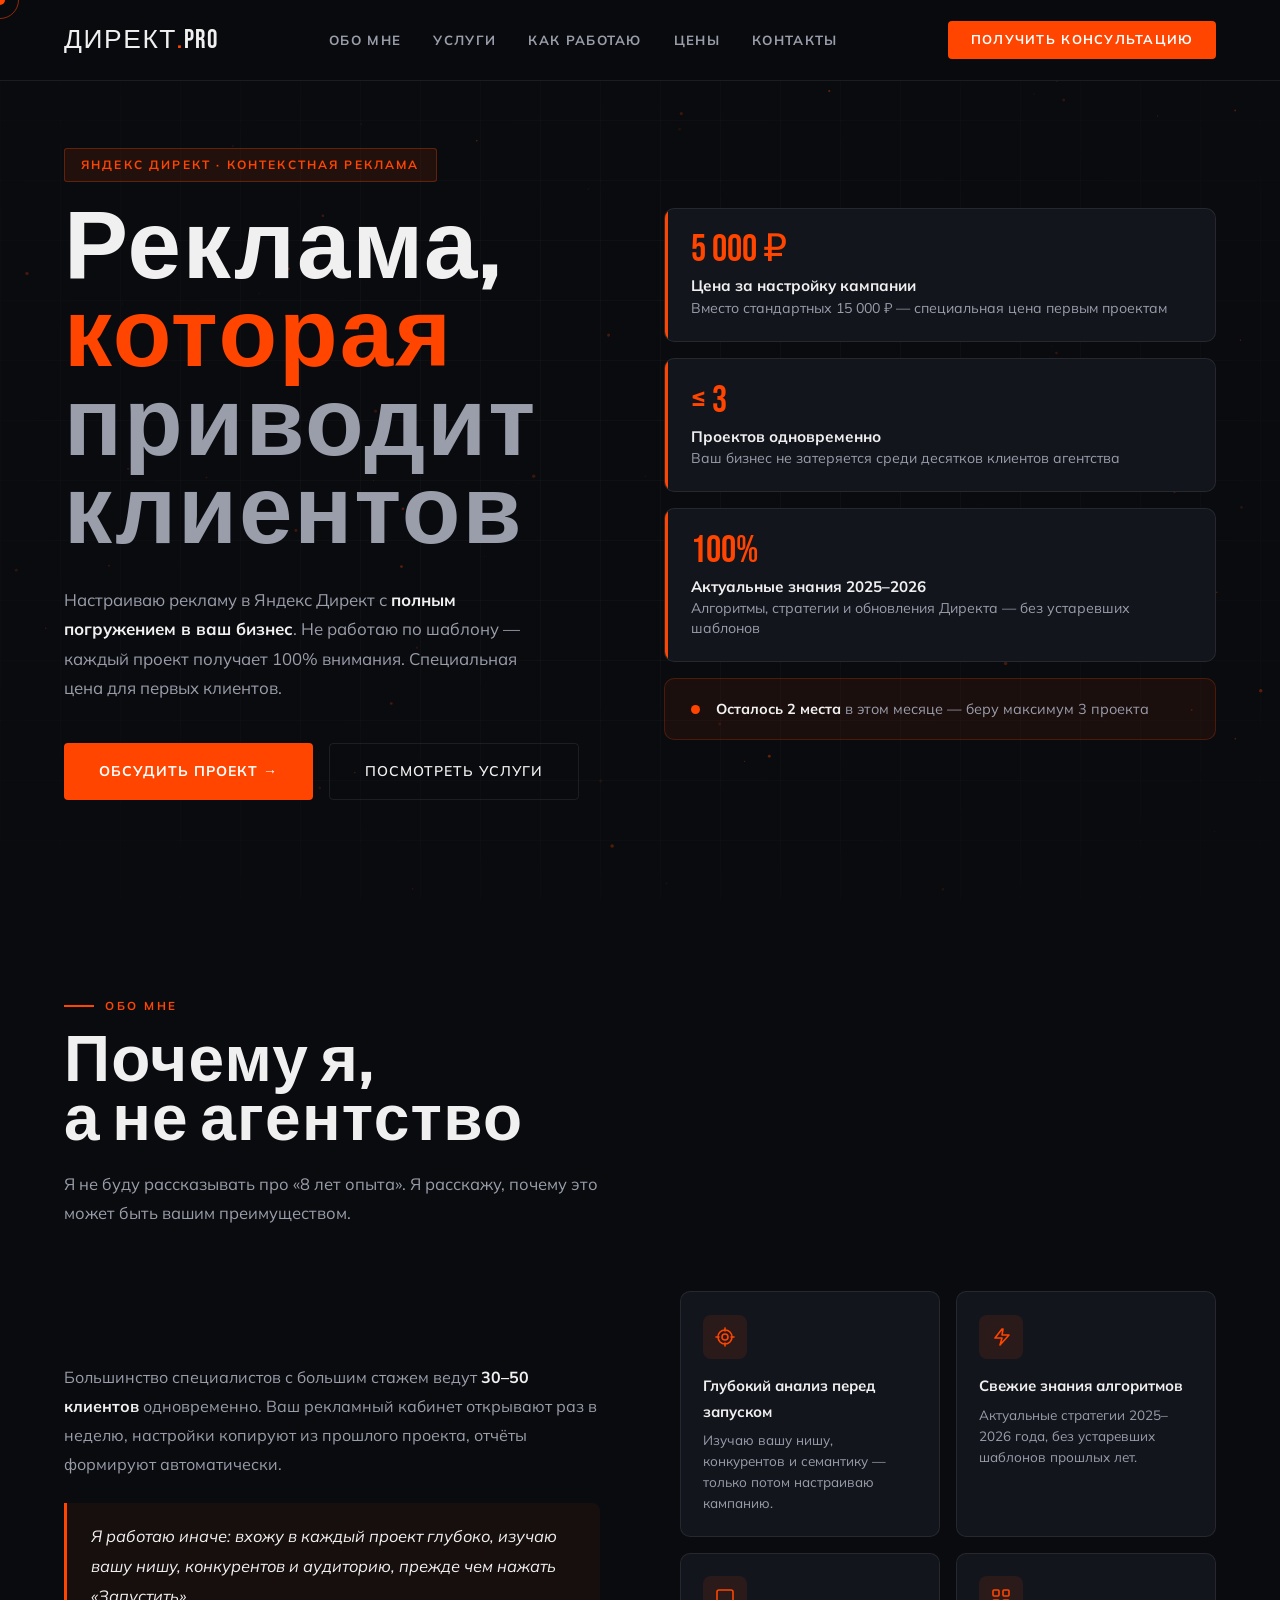
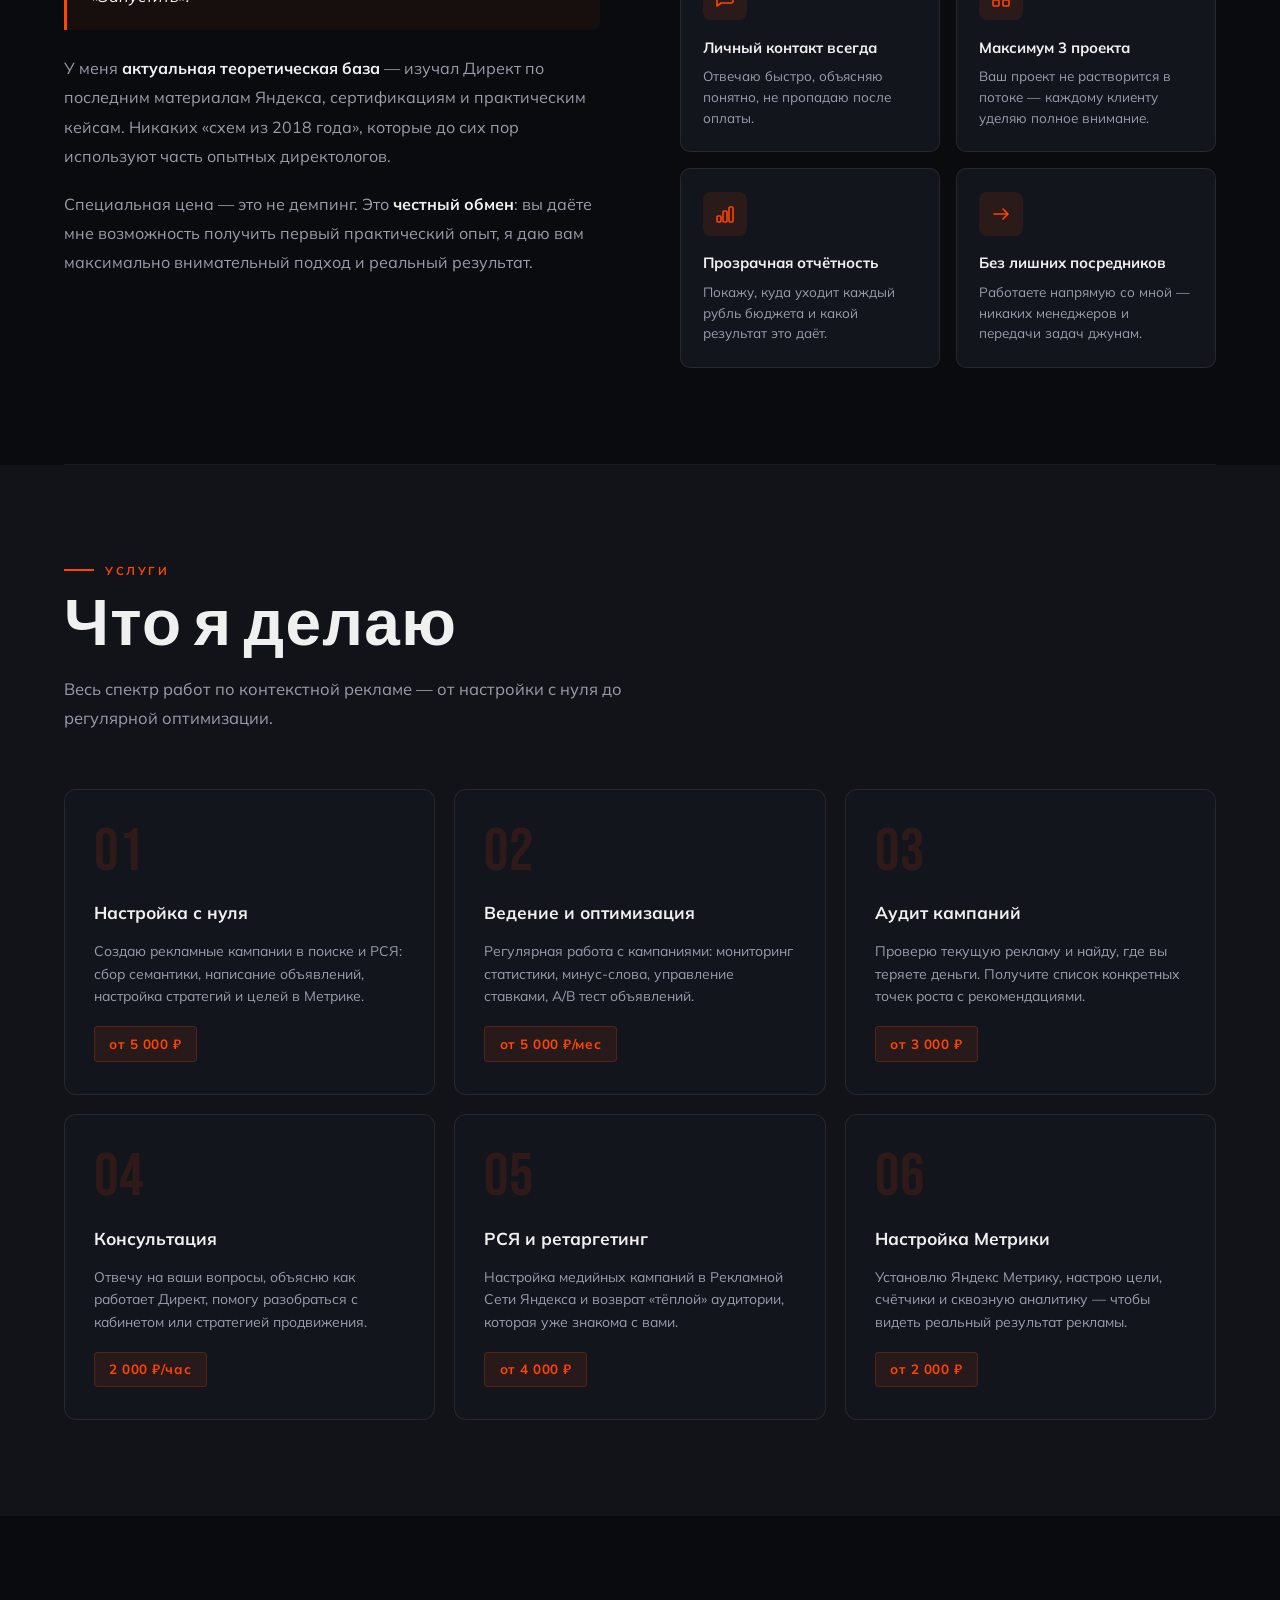
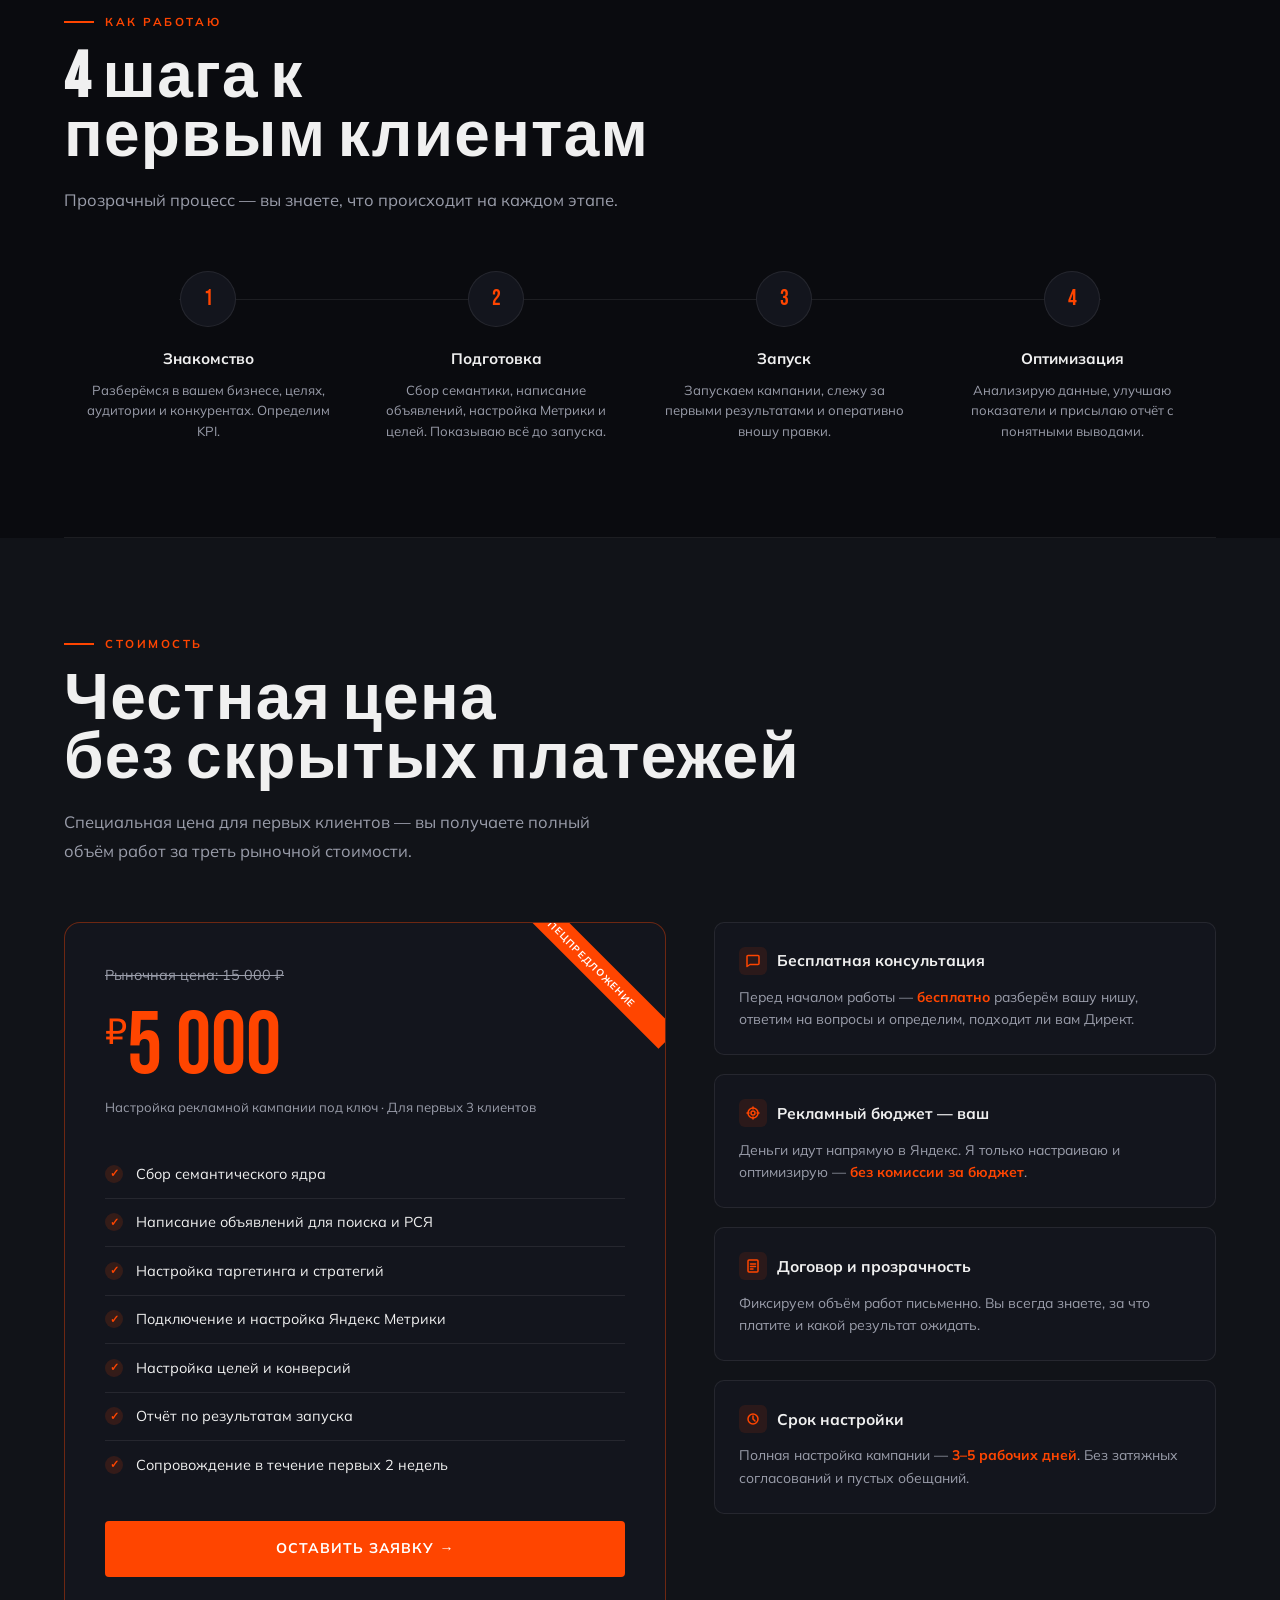
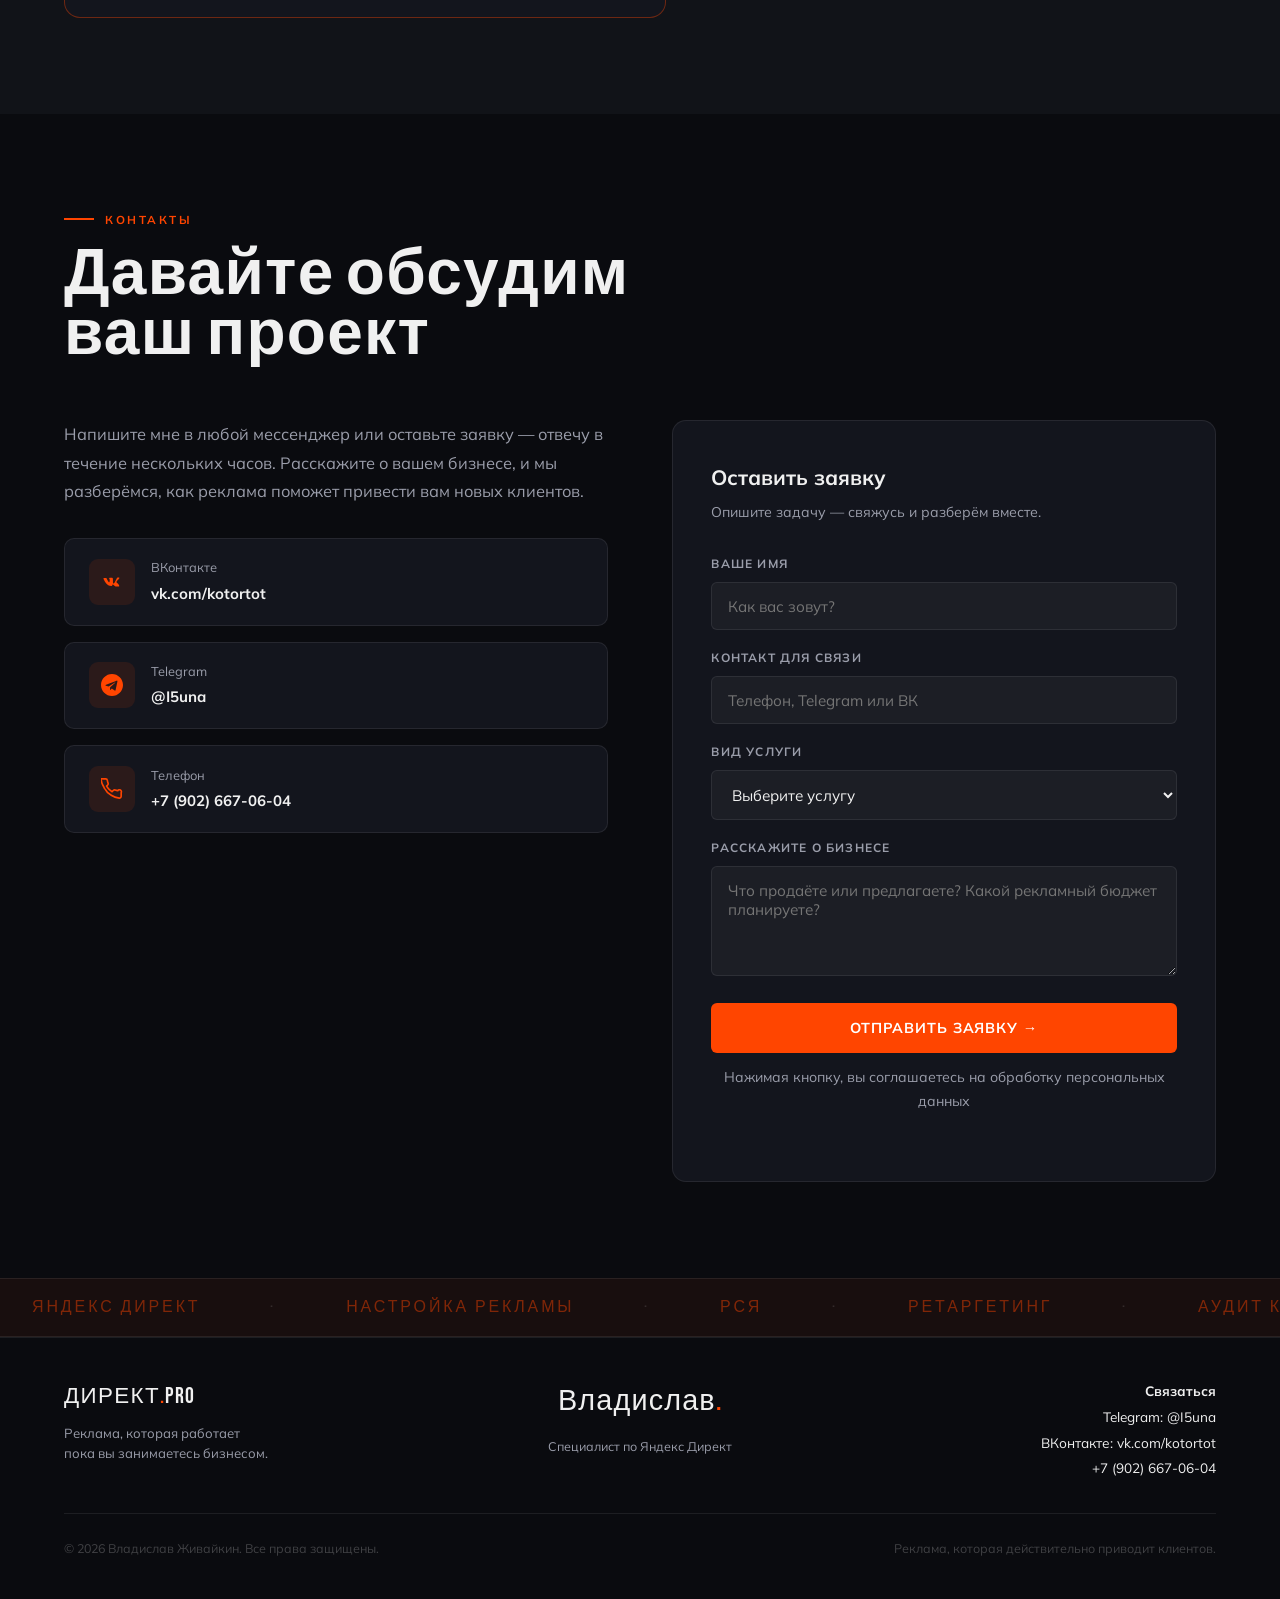
<file: index.html>
<!DOCTYPE html>
<html lang="ru">
<head>
<!-- Yandex.Metrika counter -->
<script type="text/javascript">
    (function(m,e,t,r,i,k,a){
        m[i]=m[i]||function(){(m[i].a=m[i].a||[]).push(arguments)};
        m[i].l=1*new Date();
        for (var j = 0; j < document.scripts.length; j++) {if (document.scripts[j].src === r) { return; }}
        k=e.createElement(t),a=e.getElementsByTagName(t)[0],k.async=1,k.src=r,a.parentNode.insertBefore(k,a)
    })(window, document,'script','https://mc.yandex.ru/metrika/tag.js?id=108716311', 'ym');

    ym(108716311, 'init', {ssr:true, webvisor:true, clickmap:true, ecommerce:"dataLayer", referrer: document.referrer, url: location.href, accurateTrackBounce:true, trackLinks:true});
</script>
<noscript><div><img src="https://mc.yandex.ru/watch/108716311" style="position:absolute; left:-9999px;" alt="" /></div></noscript>
<!-- /Yandex.Metrika counter -->
<meta charset="UTF-8">
<meta name="viewport" content="width=device-width, initial-scale=1.0">
<title>Директ. Pro</title>
<meta name="description" content="Настройка и ведение контекстной рекламы в Яндекс Директ. Работаю с малым бизнесом — полное погружение в каждый проект. Цена от 5000 рублей.">
<link rel="preconnect" href="https://fonts.googleapis.com">
<link href="https://fonts.googleapis.com/css2?family=Bebas+Neue&family=Mulish:wght@300;400;600;700&display=swap" rel="stylesheet">
<link rel="stylesheet" href="style.css">
</head>
<body>

<!-- CURSOR -->
<div class="cursor"></div>
<div class="cursor-ring"></div>

<!-- NAV -->
<nav>
  <a href="#home" class="logo" data-text="ДИРЕКТ.PRO">ДИРЕКТ<span>.</span>PRO</a>
  <ul class="nav-links">
    <li><a href="#about">Обо мне</a></li>
    <li><a href="#services">Услуги</a></li>
    <li><a href="#process">Как работаю</a></li>
    <li><a href="#pricing">Цены</a></li>
    <li><a href="#contacts">Контакты</a></li>
  </ul>
  <a href="#contacts" class="nav-cta">Получить консультацию</a>
</nav>

<!-- HERO -->
<section class="hero" id="home">
  <canvas id="hero-canvas"></canvas>
  <div class="hero-grid-bg"></div>

  <div class="hero-content">
    <div class="hero-tag">Яндекс Директ · Контекстная реклама</div>
    <h1 class="hero-title">
      Реклама,<br>
      <span class="accent">которая</span><br>
      <span class="line2">приводит клиентов</span>
    </h1>
    <p class="hero-sub">
      Настраиваю рекламу в Яндекс Директ с <strong>полным погружением в ваш бизнес</strong>.
      Не работаю по шаблону — каждый проект получает 100% внимания.
      Специальная цена для первых клиентов.
    </p>
    <div class="hero-btns">
      <a href="#contacts" class="btn-primary">Обсудить проект →</a>
      <a href="#services" class="btn-secondary">Посмотреть услуги</a>
    </div>
  </div>

  <div class="hero-right">
    <div class="stat-card">
      <div class="stat-val">5 000 ₽</div>
      <div class="stat-label">
        <strong>Цена за настройку кампании</strong>
        Вместо стандартных 15 000 ₽ — специальная цена первым проектам
      </div>
    </div>
    <div class="stat-card">
      <div class="stat-val">≤ 3</div>
      <div class="stat-label">
        <strong>Проектов одновременно</strong>
        Ваш бизнес не затеряется среди десятков клиентов агентства
      </div>
    </div>
    <div class="stat-card">
      <div class="stat-val">100%</div>
      <div class="stat-label">
        <strong>Актуальные знания 2025–2026</strong>
        Алгоритмы, стратегии и обновления Директа — без устаревших шаблонов
      </div>
    </div>
    <div class="urgency-banner">
      <div class="dot"></div>
      <p><strong>Осталось 2 места</strong> в этом месяце — беру максимум 3 проекта</p>
    </div>
  </div>
</section>

<!-- ABOUT -->
<section id="about">
  <div class="section-tag">Обо мне</div>
  <h2 class="section-title reveal">Почему я,<br>а не агентство</h2>
  <p class="section-sub reveal">Я не буду рассказывать про «8 лет опыта». Я расскажу, почему это может быть вашим преимуществом.</p>

  <div class="about-grid">
    <div class="about-text reveal">
      <p>
        Большинство специалистов с большим стажем ведут <strong>30–50 клиентов</strong> одновременно.
        Ваш рекламный кабинет открывают раз в неделю, настройки копируют из прошлого проекта,
        отчёты формируют автоматически.
      </p>
      <div class="about-highlight">
        <p>Я работаю иначе: вхожу в каждый проект глубоко, изучаю вашу нишу, конкурентов и аудиторию, прежде чем нажать «Запустить».</p>
      </div>
      <p>
        У меня <strong>актуальная теоретическая база</strong> — изучал Директ по последним материалам
        Яндекса, сертификациям и практическим кейсам. Никаких «схем из 2018 года», которые до сих
        пор используют часть опытных директологов.
      </p>
      <p>
        Специальная цена — это не демпинг. Это <strong>честный обмен</strong>: вы даёте мне
        возможность получить первый практический опыт, я даю вам максимально внимательный подход
        и реальный результат.
      </p>
    </div>

    <div class="perks reveal">

      <!-- Perk 1 -->
      <div class="perk">
        <div class="perk-icon">
          <svg viewBox="0 0 20 20" fill="none" stroke="currentColor" stroke-width="1.6" stroke-linecap="round">
            <circle cx="10" cy="10" r="7"/><circle cx="10" cy="10" r="3"/>
            <line x1="10" y1="1" x2="10" y2="4"/><line x1="10" y1="16" x2="10" y2="19"/>
            <line x1="1" y1="10" x2="4" y2="10"/><line x1="16" y1="10" x2="19" y2="10"/>
          </svg>
        </div>
        <h4>Глубокий анализ перед запуском</h4>
        <p>Изучаю вашу нишу, конкурентов и семантику — только потом настраиваю кампанию.</p>
      </div>

      <!-- Perk 2 -->
      <div class="perk">
        <div class="perk-icon">
          <svg viewBox="0 0 20 20" fill="none" stroke="currentColor" stroke-width="1.6" stroke-linecap="round" stroke-linejoin="round">
            <path d="M11 2L4 11h7l-2 7 9-10h-7l1-6z"/>
          </svg>
        </div>
        <h4>Свежие знания алгоритмов</h4>
        <p>Актуальные стратегии 2025–2026 года, без устаревших шаблонов прошлых лет.</p>
      </div>

      <!-- Perk 3 -->
      <div class="perk">
        <div class="perk-icon">
          <svg viewBox="0 0 20 20" fill="none" stroke="currentColor" stroke-width="1.6" stroke-linecap="round" stroke-linejoin="round">
            <path d="M2 4a2 2 0 012-2h12a2 2 0 012 2v9a2 2 0 01-2 2H6l-4 3V4z"/>
          </svg>
        </div>
        <h4>Личный контакт всегда</h4>
        <p>Отвечаю быстро, объясняю понятно, не пропадаю после оплаты.</p>
      </div>

      <!-- Perk 4 -->
      <div class="perk">
        <div class="perk-icon">
          <svg viewBox="0 0 20 20" fill="none" stroke="currentColor" stroke-width="1.6" stroke-linecap="round">
            <rect x="2" y="2" width="6" height="6" rx="1"/>
            <rect x="12" y="2" width="6" height="6" rx="1"/>
            <rect x="2" y="12" width="6" height="6" rx="1"/>
            <rect x="12" y="12" width="6" height="6" rx="1"/>
          </svg>
        </div>
        <h4>Максимум 3 проекта</h4>
        <p>Ваш проект не растворится в потоке — каждому клиенту уделяю полное внимание.</p>
      </div>

      <!-- Perk 5 -->
      <div class="perk">
        <div class="perk-icon">
          <svg viewBox="0 0 20 20" fill="none" stroke="currentColor" stroke-width="1.6" stroke-linecap="round">
            <rect x="2" y="12" width="4" height="6" rx="1"/>
            <rect x="8" y="7" width="4" height="11" rx="1"/>
            <rect x="14" y="3" width="4" height="15" rx="1"/>
          </svg>
        </div>
        <h4>Прозрачная отчётность</h4>
        <p>Покажу, куда уходит каждый рубль бюджета и какой результат это даёт.</p>
      </div>

      <!-- Perk 6 -->
      <div class="perk">
        <div class="perk-icon">
          <svg viewBox="0 0 20 20" fill="none" stroke="currentColor" stroke-width="1.6" stroke-linecap="round">
            <path d="M3 10h14M12 5l5 5-5 5"/>
          </svg>
        </div>
        <h4>Без лишних посредников</h4>
        <p>Работаете напрямую со мной — никаких менеджеров и передачи задач джунам.</p>
      </div>

    </div>
  </div>
</section>

<div class="divider"></div>

<!-- SERVICES -->
<section id="services">
  <div class="section-tag">Услуги</div>
  <h2 class="section-title reveal">Что я делаю</h2>
  <p class="section-sub reveal">Весь спектр работ по контекстной рекламе — от настройки с нуля до регулярной оптимизации.</p>

  <div class="services-grid">
    <div class="service-card reveal">
      <div class="service-num">01</div>
      <h3>Настройка с нуля</h3>
      <p>Создаю рекламные кампании в поиске и РСЯ: сбор семантики, написание объявлений, настройка стратегий и целей в Метрике.</p>
      <span class="service-price">от 5 000 ₽</span>
    </div>
    <div class="service-card reveal">
      <div class="service-num">02</div>
      <h3>Ведение и оптимизация</h3>
      <p>Регулярная работа с кампаниями: мониторинг статистики, минус-слова, управление ставками, A/B тест объявлений.</p>
      <span class="service-price">от 5 000 ₽/мес</span>
    </div>
    <div class="service-card reveal">
      <div class="service-num">03</div>
      <h3>Аудит кампаний</h3>
      <p>Проверю текущую рекламу и найду, где вы теряете деньги. Получите список конкретных точек роста с рекомендациями.</p>
      <span class="service-price">от 3 000 ₽</span>
    </div>
    <div class="service-card reveal">
      <div class="service-num">04</div>
      <h3>Консультация</h3>
      <p>Отвечу на ваши вопросы, объясню как работает Директ, помогу разобраться с кабинетом или стратегией продвижения.</p>
      <span class="service-price">2 000 ₽/час</span>
    </div>
    <div class="service-card reveal">
      <div class="service-num">05</div>
      <h3>РСЯ и ретаргетинг</h3>
      <p>Настройка медийных кампаний в Рекламной Сети Яндекса и возврат «тёплой» аудитории, которая уже знакома с вами.</p>
      <span class="service-price">от 4 000 ₽</span>
    </div>
    <div class="service-card reveal">
      <div class="service-num">06</div>
      <h3>Настройка Метрики</h3>
      <p>Установлю Яндекс Метрику, настрою цели, счётчики и сквозную аналитику — чтобы видеть реальный результат рекламы.</p>
      <span class="service-price">от 2 000 ₽</span>
    </div>
  </div>
</section>

<!-- PROCESS -->
<section id="process">
  <div class="section-tag">Как работаю</div>
  <h2 class="section-title reveal">4 шага к<br>первым клиентам</h2>
  <p class="section-sub reveal">Прозрачный процесс — вы знаете, что происходит на каждом этапе.</p>

  <div class="process-steps">
    <div class="step reveal">
      <div class="step-num">1</div>
      <h4>Знакомство</h4>
      <p>Разберёмся в вашем бизнесе, целях, аудитории и конкурентах. Определим KPI.</p>
    </div>
    <div class="step reveal">
      <div class="step-num">2</div>
      <h4>Подготовка</h4>
      <p>Сбор семантики, написание объявлений, настройка Метрики и целей. Показываю всё до запуска.</p>
    </div>
    <div class="step reveal">
      <div class="step-num">3</div>
      <h4>Запуск</h4>
      <p>Запускаем кампании, слежу за первыми результатами и оперативно вношу правки.</p>
    </div>
    <div class="step reveal">
      <div class="step-num">4</div>
      <h4>Оптимизация</h4>
      <p>Анализирую данные, улучшаю показатели и присылаю отчёт с понятными выводами.</p>
    </div>
  </div>
</section>

<div class="divider"></div>

<!-- PRICING -->
<section id="pricing">
  <div class="section-tag">Стоимость</div>
  <h2 class="section-title reveal">Честная цена<br>без скрытых платежей</h2>
  <p class="section-sub reveal">Специальная цена для первых клиентов — вы получаете полный объём работ за треть рыночной стоимости.</p>

  <div class="pricing-wrapper">
    <div class="price-card reveal">
      <p class="price-was">Рыночная цена: 15 000 ₽</p>
      <div class="price-amount"><sup>₽</sup>5 000</div>
      <p class="price-note">Настройка рекламной кампании под ключ · Для первых 3 клиентов</p>
      <ul class="price-list">
        <li><div class="check">✓</div><span>Сбор семантического ядра</span></li>
        <li><div class="check">✓</div><span>Написание объявлений для поиска и РСЯ</span></li>
        <li><div class="check">✓</div><span>Настройка таргетинга и стратегий</span></li>
        <li><div class="check">✓</div><span>Подключение и настройка Яндекс Метрики</span></li>
        <li><div class="check">✓</div><span>Настройка целей и конверсий</span></li>
        <li><div class="check">✓</div><span>Отчёт по результатам запуска</span></li>
        <li><div class="check">✓</div><span>Сопровождение в течение первых 2 недель</span></li>
      </ul>
      <a href="#contacts" class="btn-primary" style="display:block;text-align:center;">Оставить заявку →</a>
    </div>

    <div class="pricing-sidebar reveal">

      <div class="sidebar-card">
        <h4>
          <div class="sc-icon">
            <svg viewBox="0 0 14 14" fill="none" stroke="currentColor" stroke-width="1.5" stroke-linecap="round" stroke-linejoin="round">
              <path d="M1 2.5a1 1 0 011-1h10a1 1 0 011 1v7a1 1 0 01-1 1H4l-3 2V2.5z"/>
            </svg>
          </div>
          Бесплатная консультация
        </h4>
        <p>Перед началом работы — <strong>бесплатно</strong> разберём вашу нишу, ответим на вопросы и определим, подходит ли вам Директ.</p>
      </div>

      <div class="sidebar-card">
        <h4>
          <div class="sc-icon">
            <svg viewBox="0 0 14 14" fill="none" stroke="currentColor" stroke-width="1.5" stroke-linecap="round">
              <circle cx="7" cy="7" r="5"/>
              <line x1="7" y1="1" x2="7" y2="3"/>
              <line x1="7" y1="11" x2="7" y2="13"/>
              <line x1="1" y1="7" x2="3" y2="7"/>
              <line x1="11" y1="7" x2="13" y2="7"/>
              <circle cx="7" cy="7" r="2"/>
            </svg>
          </div>
          Рекламный бюджет — ваш
        </h4>
        <p>Деньги идут напрямую в Яндекс. Я только настраиваю и оптимизирую — <strong>без комиссии за бюджет</strong>.</p>
      </div>

      <div class="sidebar-card">
        <h4>
          <div class="sc-icon">
            <svg viewBox="0 0 14 14" fill="none" stroke="currentColor" stroke-width="1.5" stroke-linecap="round">
              <rect x="2" y="1" width="10" height="12" rx="1"/>
              <line x1="4.5" y1="5" x2="9.5" y2="5"/>
              <line x1="4.5" y1="7.5" x2="9.5" y2="7.5"/>
              <line x1="4.5" y1="10" x2="7" y2="10"/>
            </svg>
          </div>
          Договор и прозрачность
        </h4>
        <p>Фиксируем объём работ письменно. Вы всегда знаете, за что платите и какой результат ожидать.</p>
      </div>

      <div class="sidebar-card">
        <h4>
          <div class="sc-icon">
            <svg viewBox="0 0 14 14" fill="none" stroke="currentColor" stroke-width="1.5" stroke-linecap="round">
              <circle cx="7" cy="7" r="5"/>
              <polyline points="7,4 7,7 9,9"/>
            </svg>
          </div>
          Срок настройки
        </h4>
        <p>Полная настройка кампании — <strong>3–5 рабочих дней</strong>. Без затяжных согласований и пустых обещаний.</p>
      </div>

    </div>
  </div>
</section>

<!-- CONTACTS -->
<section id="contacts">
  <div class="section-tag">Контакты</div>
  <h2 class="section-title reveal">Давайте обсудим<br>ваш проект</h2>

  <div class="contacts-grid">
    <div>
      <p class="contact-intro reveal">
        Напишите мне в любой мессенджер или оставьте заявку — отвечу в течение нескольких часов.
        Расскажите о вашем бизнесе, и мы разберёмся, как реклама поможет привести вам новых клиентов.
      </p>
      <div class="contact-links">

        <a href="https://vk.com/kotortot" target="_blank" class="contact-link reveal">
          <div class="contact-icon">
            <!-- VK icon -->
            <svg viewBox="0 0 24 24" fill="currentColor">
              <path d="M21.547 7h-3.29a.743.743 0 00-.655.392s-1.312 2.416-1.734 3.23c-1.43 2.85-2.053 3.17-2.35 2.98-.574-.37-.47-1.96-.47-3.054 0-1.837.055-2.605-.456-3.012-.24-.188-.691-.22-1.548-.22-.997 0-1.738.006-2.29.229-.332.136-.588.44-.432.46.19.022.622.116.85.428.297.406.286 1.318.286 1.318s.17 2.198-.397 2.47c-.394.19-.937-.198-2.102-2.475-.388-.757-.681-1.596-.681-1.596a.744.744 0 00-.651-.392H3.24c-.46 0-.556.354-.556.354s-.052.222.228.87c1.65 3.825 3.441 5.73 5.49 6.81.73.384 2.085.514 3.023.48.394-.016.744-.05.744-.05s.026-1.372.717-1.574c.68-.2 1.557 1.327 2.49 1.911.703.437 1.237.341 1.237.341l2.494-.034s1.302-.086.685-1.148c-.05-.088-.36-.79-1.852-2.234-1.562-1.512-1.353-1.268.527-3.878C19.384 9.1 20 7.87 20 7.87s.14-.87-.453-.87z"/>
            </svg>
          </div>
          <div>
            <div class="contact-link-text">ВКонтакте</div>
            <span class="contact-link-val">vk.com/kotortot</span>
          </div>
        </a>

        <a href="https://t.me/I5una" target="_blank" class="contact-link reveal">
          <div class="contact-icon">
            <!-- Telegram icon -->
            <svg viewBox="0 0 24 24" fill="currentColor">
              <path d="M12 0C5.373 0 0 5.373 0 12s5.373 12 12 12 12-5.373 12-12S18.627 0 12 0zm5.894 8.221l-1.97 9.28c-.145.658-.537.818-1.084.508l-3-2.21-1.447 1.394c-.16.16-.295.295-.605.295l.213-3.053 5.56-5.023c.242-.213-.054-.333-.373-.12l-6.871 4.326-2.962-.924c-.643-.204-.657-.643.136-.953l11.57-4.461c.537-.194 1.006.131.833.941z"/>
            </svg>
          </div>
          <div>
            <div class="contact-link-text">Telegram</div>
            <span class="contact-link-val">@I5una</span>
          </div>
        </a>

        <a href="tel:+79026670604" class="contact-link reveal">
          <div class="contact-icon">
            <!-- Phone icon -->
            <svg viewBox="0 0 24 24" fill="none" stroke="currentColor" stroke-width="1.8" stroke-linecap="round" stroke-linejoin="round">
              <path d="M22 16.92v3a2 2 0 01-2.18 2 19.79 19.79 0 01-8.63-3.07A19.5 19.5 0 013.07 9.81a19.79 19.79 0 01-3.07-8.67A2 2 0 012 1.03h3a2 2 0 012 1.72 12.84 12.84 0 00.7 2.81 2 2 0 01-.45 2.11L6.1 8.91a16 16 0 006 6l1.27-1.27a2 2 0 012.11-.45 12.84 12.84 0 002.81.7A2 2 0 0122 15.92v1z"/>
            </svg>
          </div>
          <div>
            <div class="contact-link-text">Телефон</div>
            <span class="contact-link-val">+7 (902) 667-06-04</span>
          </div>
        </a>

      </div>
    </div>

    <!-- FORM -->
    <!--
      ════════════════════════════════════════════════
      НАСТРОЙКА ФОРМЫ (важно!):
      1. Перейдите на https://web3forms.com/create
      2. Введите e-mail: vlad.zhivaikin05@gmail.com
      3. Нажмите "Create Access Key"
      4. Вставьте полученный ключ в поле value ниже
      ════════════════════════════════════════════════
    -->
    <form class="form-card reveal" id="contact-form" novalidate>

      <!-- Web3Forms скрытые поля -->
      <input type="hidden" name="access_key" value="fe33477d-248f-4160-bd4b-7970638fb276">
      <input type="hidden" name="subject" value="Новая заявка с сайта ДИРЕКТ.PRO">
      <input type="hidden" name="from_name" value="ДИРЕКТ.PRO Сайт">
      <input type="checkbox" name="botcheck" style="display:none">

      <h3>Оставить заявку</h3>
      <p>Опишите задачу — свяжусь и разберём вместе.</p>

      <div class="form-group">
        <label>Ваше имя</label>
        <input type="text" name="name" placeholder="Как вас зовут?">
      </div>
      <div class="form-group">
        <label>Контакт для связи</label>
        <input type="text" name="contact" placeholder="Телефон, Telegram или ВК">
      </div>
      <div class="form-group">
        <label>Вид услуги</label>
        <select name="service">
          <option value="">Выберите услугу</option>
          <option>Настройка кампании с нуля</option>
          <option>Аудит существующей рекламы</option>
          <option>Ведение и оптимизация</option>
          <option>Консультация</option>
          <option>Настройка Яндекс Метрики</option>
          <option>Ещё не определился</option>
        </select>
      </div>
      <div class="form-group">
        <label>Расскажите о бизнесе</label>
        <textarea name="message" placeholder="Что продаёте или предлагаете? Какой рекламный бюджет планируете?"></textarea>
      </div>

      <button type="submit" class="btn-form">Отправить заявку →</button>
      <p class="form-error"></p>
      <p class="form-note">Нажимая кнопку, вы соглашаетесь на обработку персональных данных</p>
    </form>

  </div>
</section>

<!-- MARQUEE -->
<div class="marquee-strip">
  <div class="marquee-inner">
    <span>ЯНДЕКС ДИРЕКТ</span><span class="sep"> · </span>
    <span>НАСТРОЙКА РЕКЛАМЫ</span><span class="sep"> · </span>
    <span>РСЯ</span><span class="sep"> · </span>
    <span>РЕТАРГЕТИНГ</span><span class="sep"> · </span>
    <span>АУДИТ КАМПАНИЙ</span><span class="sep"> · </span>
    <span>КОНВЕРСИИ</span><span class="sep"> · </span>
    <span>ТРАФИК</span><span class="sep"> · </span>
    <span>РЕЗУЛЬТАТ</span><span class="sep"> · </span>
    <span>ЯНДЕКС МЕТРИКА</span><span class="sep"> · </span>
    <span>СЕМАНТИКА</span><span class="sep"> · </span>
    <span>ЯНДЕКС ДИРЕКТ</span><span class="sep"> · </span>
    <span>НАСТРОЙКА РЕКЛАМЫ</span><span class="sep"> · </span>
    <span>РСЯ</span><span class="sep"> · </span>
    <span>РЕТАРГЕТИНГ</span><span class="sep"> · </span>
    <span>АУДИТ КАМПАНИЙ</span><span class="sep"> · </span>
    <span>КОНВЕРСИИ</span><span class="sep"> · </span>
    <span>ТРАФИК</span><span class="sep"> · </span>
    <span>РЕЗУЛЬТАТ</span><span class="sep"> · </span>
    <span>ЯНДЕКС МЕТРИКА</span><span class="sep"> · </span>
    <span>СЕМАНТИКА</span><span class="sep"> · </span>
  </div>
</div>

<!-- FOOTER -->
<footer>
  <div class="footer-top">

    <div class="footer-brand">
      <a href="#home" class="logo-foot">ДИРЕКТ<span>.</span>PRO</a>
      <p class="footer-tagline">
        Реклама, которая работает<br>пока вы занимаетесь бизнесом.
      </p>
    </div>

    <div class="footer-center">
      <p>Владислав<span>.</span></p>
      <small>Специалист по Яндекс Директ</small>
    </div>

    <div class="footer-contacts">
      <p>
        <strong>Связаться</strong><br>
        <a href="https://t.me/I5una" target="_blank">Telegram: @I5una</a><br>
        <a href="https://vk.com/kotortot" target="_blank">ВКонтакте: vk.com/kotortot</a><br>
        <a href="tel:+79026670604">+7 (902) 667-06-04</a>
      </p>
    </div>

  </div>

  <div class="footer-bottom">
    <p>© 2026 Владислав Живайкин. Все права защищены.</p>
    <p>Реклама, которая действительно приводит клиентов.</p>
  </div>
</footer>

<script src="script.js"></script>
</body>
</html>
</file>
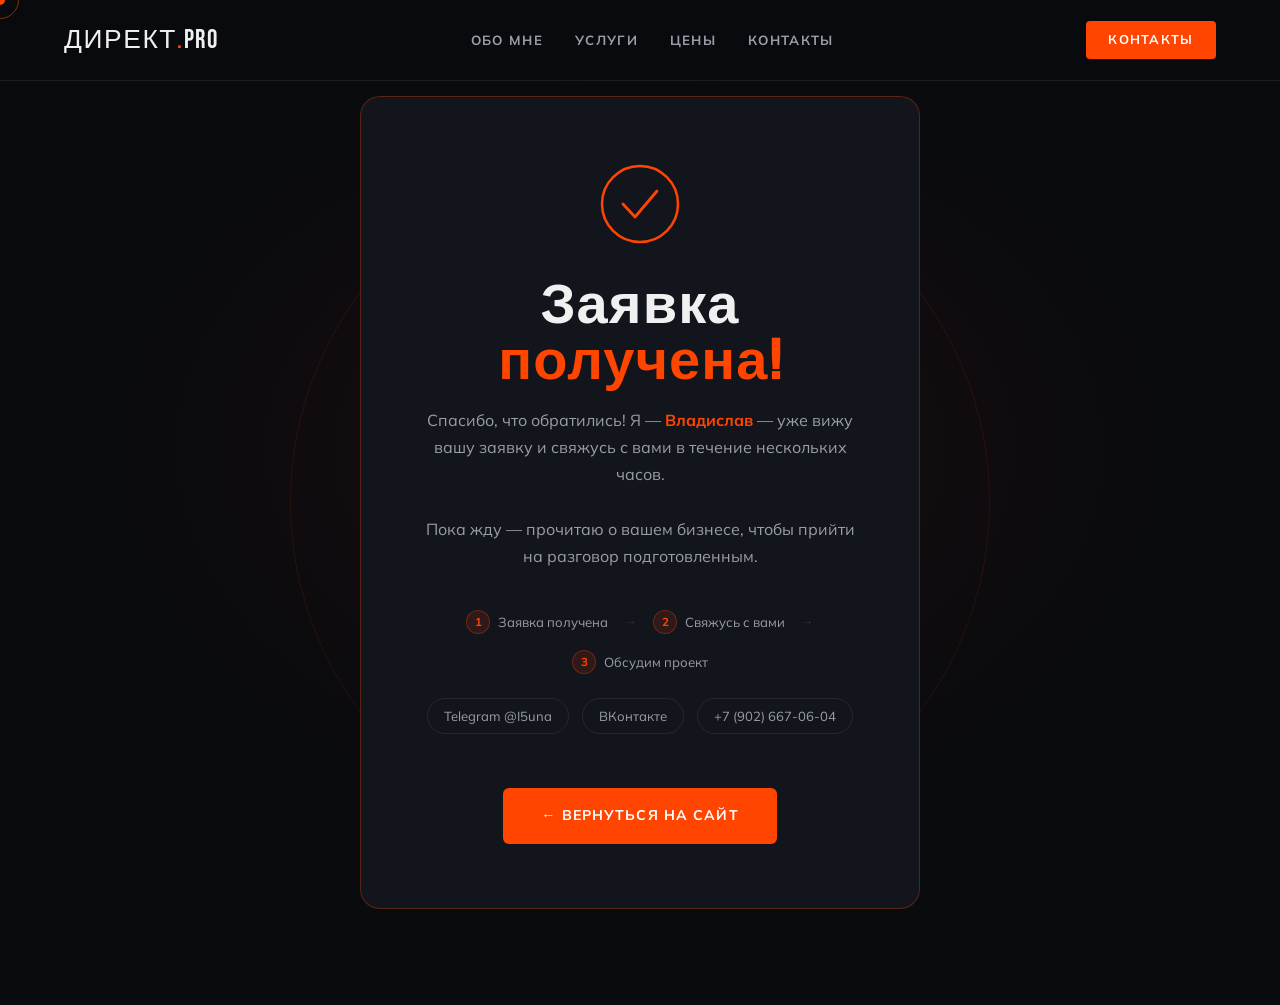
<file: thanks.html>
<!DOCTYPE html>
<html lang="ru">
<head>
<meta charset="UTF-8">
<meta name="viewport" content="width=device-width, initial-scale=1.0">
<title>Спасибо за заявку — ДИРЕКТ.PRO</title>
<link rel="preconnect" href="https://fonts.googleapis.com">
<link href="https://fonts.googleapis.com/css2?family=Bebas+Neue&family=Mulish:wght@300;400;600;700&display=swap" rel="stylesheet">
<link rel="stylesheet" href="style.css">
<style>
  /* Extra particles on thanks page */
  .thanks-bg {
    position: fixed; inset: 0;
    background: radial-gradient(ellipse 60% 60% at 50% 50%, rgba(255,69,0,0.07) 0%, transparent 70%);
    pointer-events: none; z-index: 0;
  }
  .thanks-ring {
    position: absolute;
    border-radius: 50%;
    border: 1px solid rgba(255,69,0,0.12);
    animation: ring-expand 3s ease-out infinite;
    pointer-events: none;
  }
  .thanks-ring:nth-child(1) { width: 320px; height: 320px; top: 50%; left: 50%; margin: -160px; animation-delay: 0s; }
  .thanks-ring:nth-child(2) { width: 500px; height: 500px; top: 50%; left: 50%; margin: -250px; animation-delay: 0.8s; }
  .thanks-ring:nth-child(3) { width: 700px; height: 700px; top: 50%; left: 50%; margin: -350px; animation-delay: 1.6s; }
  @keyframes ring-expand {
    0%   { opacity: 0.5; transform: scale(0.85); }
    100% { opacity: 0;   transform: scale(1.1); }
  }
  .steps-mini {
    display: flex; align-items: center; gap: 1rem;
    justify-content: center; margin: 1.8rem 0 0;
    flex-wrap: wrap;
  }
  .step-mini {
    display: flex; align-items: center; gap: 0.5rem;
    font-size: 0.82rem; color: var(--text2);
  }
  .step-mini-num {
    width: 24px; height: 24px; border-radius: 50%;
    background: rgba(255,69,0,0.12);
    border: 1px solid rgba(255,69,0,0.3);
    display: flex; align-items: center; justify-content: center;
    font-size: 0.72rem; font-weight: 700; color: var(--accent);
    flex-shrink: 0;
  }
  .step-mini-sep { color: rgba(255,255,255,0.12); font-size: 0.8rem; }
  .contact-mini {
    display: flex; align-items: center; gap: 0.8rem;
    justify-content: center; margin-top: 1.5rem;
    flex-wrap: wrap;
  }
  .contact-mini a {
    color: var(--text2); font-size: 0.82rem; text-decoration: none;
    border: 1px solid var(--border); border-radius: 20px;
    padding: 0.35rem 1rem;
    transition: border-color 0.25s, color 0.25s;
  }
  .contact-mini a:hover { border-color: rgba(255,69,0,0.4); color: var(--accent); }
</style>
</head>
<body>

<div class="cursor"></div>
<div class="cursor-ring"></div>

<!-- NAV -->
<nav>
  <a href="index.html" class="logo" data-text="ДИРЕКТ.PRO">ДИРЕКТ<span>.</span>PRO</a>
  <ul class="nav-links">
    <li><a href="index.html#about">Обо мне</a></li>
    <li><a href="index.html#services">Услуги</a></li>
    <li><a href="index.html#pricing">Цены</a></li>
    <li><a href="index.html#contacts">Контакты</a></li>
  </ul>
  <a href="index.html#contacts" class="nav-cta">Контакты</a>
</nav>

<div class="thanks-bg"></div>

<div class="thanks-wrap">
  <div class="thanks-ring"></div>
  <div class="thanks-ring"></div>
  <div class="thanks-ring"></div>

  <div class="thanks-card">

    <!-- Animated checkmark SVG -->
    <svg class="thanks-svg" width="86" height="86" viewBox="0 0 86 86" fill="none" xmlns="http://www.w3.org/2000/svg">
      <circle
        cx="43" cy="43" r="38"
        stroke="#FF4500" stroke-width="2.5"
        stroke-dasharray="239" stroke-dashoffset="239"
        style="animation: draw-circle 0.85s cubic-bezier(0.4,0,0.2,1) 0.2s forwards;"
      />
      <path
        d="M26 43 L38 56 L60 30"
        stroke="#FF4500" stroke-width="2.8"
        stroke-linecap="round" stroke-linejoin="round"
        stroke-dasharray="58" stroke-dashoffset="58"
        style="animation: draw-check 0.55s cubic-bezier(0.4,0,0.2,1) 0.9s forwards;"
      />
    </svg>

    <h1 class="thanks-title">
      Заявка<br><span style="color:var(--accent)">получена!</span>
    </h1>

    <p class="thanks-sub">
      Спасибо, что обратились! Я — <span class="thanks-name">Владислав</span> —
      уже вижу вашу заявку и свяжусь с вами в течение нескольких часов.<br><br>
      Пока жду — прочитаю о вашем бизнесе, чтобы прийти на разговор подготовленным.
    </p>

    <div class="steps-mini">
      <div class="step-mini">
        <div class="step-mini-num">1</div>
        <span>Заявка получена</span>
      </div>
      <span class="step-mini-sep">→</span>
      <div class="step-mini">
        <div class="step-mini-num">2</div>
        <span>Свяжусь с вами</span>
      </div>
      <span class="step-mini-sep">→</span>
      <div class="step-mini">
        <div class="step-mini-num">3</div>
        <span>Обсудим проект</span>
      </div>
    </div>

    <div class="contact-mini">
      <a href="https://t.me/I5una" target="_blank">Telegram @I5una</a>
      <a href="https://vk.com/kotortot" target="_blank">ВКонтакте</a>
      <a href="tel:+79026670604">+7 (902) 667-06-04</a>
    </div>

    <br><br>
    <a href="index.html" class="btn-back">
      ← Вернуться на сайт
    </a>

  </div>
</div>

<script src="script.js"></script>
</body>
</html>
</file>
<file: style.css>
/* ============================================================
   ДИРЕКТ.PRO — style.css
   ============================================================ */

*, *::before, *::after {
  margin: 0; padding: 0; box-sizing: border-box;
  cursor: none;
}

:root {
  --bg: #0a0b0f;
  --bg2: #111318;
  --bg3: #191c24;
  --accent: #FF4500;
  --accent2: #FF6B35;
  --text: #f0f0f0;
  --text2: #9a9daa;
  --border: rgba(255,255,255,0.08);
  --card: #13151d;
  --font-display: 'Bebas Neue', sans-serif;
  --font-body: 'Mulish', sans-serif;
}

html { scroll-behavior: smooth; }

body {
  background: var(--bg);
  color: var(--text);
  font-family: var(--font-body);
  font-size: 16px;
  line-height: 1.7;
  overflow-x: hidden;
}

/* ─── CUSTOM CURSOR ─── */
.cursor {
  position: fixed;
  width: 10px; height: 10px;
  background: var(--accent);
  border-radius: 50%;
  pointer-events: none;
  z-index: 9999;
  transform: translate(-50%, -50%);
  transition: width 0.2s, height 0.2s, opacity 0.3s;
  mix-blend-mode: normal;
}
.cursor-ring {
  position: fixed;
  width: 38px; height: 38px;
  border: 1.5px solid rgba(255, 69, 0, 0.55);
  border-radius: 50%;
  pointer-events: none;
  z-index: 9998;
  transform: translate(-50%, -50%);
  transition: width 0.25s ease, height 0.25s ease, opacity 0.3s;
}
.cursor.active { width: 18px; height: 18px; }
.cursor-ring.active { width: 64px; height: 64px; border-color: rgba(255, 69, 0, 0.25); }

/* ─── NAV ─── */
nav {
  position: fixed; top: 0; left: 0; right: 0; z-index: 100;
  display: flex; align-items: center; justify-content: space-between;
  padding: 1.1rem 5vw;
  background: rgba(10,11,15,0.88);
  backdrop-filter: blur(14px);
  border-bottom: 1px solid var(--border);
  transition: transform 0.4s ease, box-shadow 0.4s ease;
}
nav.hidden { transform: translateY(-110%); }
nav.scrolled { box-shadow: 0 4px 40px rgba(0,0,0,0.4); }

.logo {
  font-family: var(--font-display);
  font-size: 1.65rem;
  letter-spacing: 0.06em;
  color: var(--text);
  text-decoration: none;
  position: relative;
}
.logo span { color: var(--accent); }
.logo::before, .logo::after {
  content: attr(data-text);
  position: absolute;
  top: 0; left: 0;
  font-family: var(--font-display);
  font-size: 1.65rem;
  letter-spacing: 0.06em;
  pointer-events: none;
  opacity: 0;
}
.logo:hover::before {
  opacity: 0.7;
  color: #00ffcc;
  animation: glitch-top 0.35s steps(2) infinite;
}
.logo:hover::after {
  opacity: 0.7;
  color: var(--accent);
  animation: glitch-bot 0.35s steps(2) infinite 0.06s;
}

.nav-links { display: flex; gap: 2rem; list-style: none; }
.nav-links a {
  color: var(--text2); text-decoration: none;
  font-size: 0.83rem; font-weight: 700;
  letter-spacing: 0.1em; text-transform: uppercase;
  position: relative; padding-bottom: 4px;
  transition: color 0.25s;
}
.nav-links a::after {
  content: '';
  position: absolute; bottom: 0; left: 0;
  width: 0; height: 1.5px;
  background: var(--accent);
  transition: width 0.3s ease;
}
.nav-links a:hover { color: var(--text); }
.nav-links a:hover::after { width: 100%; }

.nav-cta {
  background: var(--accent); color: #fff !important;
  padding: 0.52rem 1.4rem; border-radius: 4px;
  text-decoration: none; font-weight: 700;
  font-size: 0.8rem; letter-spacing: 0.1em; text-transform: uppercase;
  transition: background 0.25s, transform 0.2s;
  position: relative; overflow: hidden;
}
.nav-cta:hover { background: var(--accent2); transform: translateY(-1px); }

/* ─── HERO ─── */
.hero {
  min-height: 100vh;
  display: grid;
  grid-template-columns: 1fr 1fr;
  align-items: center;
  padding: 7rem 5vw 4rem;
  gap: 3rem;
  position: relative;
  overflow: hidden;
}

#hero-canvas {
  position: absolute;
  inset: 0;
  width: 100%; height: 100%;
  pointer-events: none;
  z-index: 0;
}

.hero-content, .hero-right {
  position: relative;
  z-index: 1;
}

.hero-grid-bg {
  position: absolute;
  inset: 0;
  background-image:
    linear-gradient(rgba(255,255,255,0.025) 1px, transparent 1px),
    linear-gradient(90deg, rgba(255,255,255,0.025) 1px, transparent 1px);
  background-size: 60px 60px;
  pointer-events: none;
  z-index: 0;
  mask-image: radial-gradient(ellipse 80% 80% at 50% 50%, black 30%, transparent 100%);
}

.hero-tag {
  display: inline-block;
  background: rgba(255,69,0,0.1);
  border: 1px solid rgba(255,69,0,0.3);
  color: var(--accent);
  font-size: 0.75rem; font-weight: 700;
  letter-spacing: 0.18em; text-transform: uppercase;
  padding: 0.38rem 1rem; border-radius: 3px;
  margin-bottom: 1.5rem;
  opacity: 0;
  animation: fadeUp 0.7s ease 0.15s forwards;
}
.hero-title {
  font-family: var(--font-display);
  font-size: clamp(3.8rem, 7.5vw, 6.5rem);
  line-height: 0.92;
  letter-spacing: 0.02em;
  margin-bottom: 1.6rem;
  opacity: 0;
  animation: fadeUp 0.7s ease 0.3s forwards;
}
.hero-title .accent { color: var(--accent); }
.hero-title .line2 { display: block; color: var(--text2); }

.hero-sub {
  font-size: 1.05rem; color: var(--text2);
  line-height: 1.75; max-width: 490px;
  margin-bottom: 2.5rem;
  opacity: 0;
  animation: fadeUp 0.7s ease 0.45s forwards;
}
.hero-sub strong { color: var(--text); }

.hero-btns {
  display: flex; gap: 1rem; flex-wrap: wrap;
  opacity: 0;
  animation: fadeUp 0.7s ease 0.6s forwards;
}

.btn-primary {
  background: var(--accent); color: #fff;
  padding: 1rem 2.2rem; border-radius: 4px;
  text-decoration: none; font-weight: 700;
  font-size: 0.88rem; letter-spacing: 0.07em;
  text-transform: uppercase;
  position: relative; overflow: hidden;
  display: inline-flex; align-items: center; gap: 0.5rem;
  transition: background 0.25s, transform 0.2s;
}
.btn-primary:hover { background: var(--accent2); transform: translateY(-2px); }
.btn-secondary {
  background: transparent; color: var(--text);
  padding: 1rem 2.2rem; border-radius: 4px;
  text-decoration: none; font-weight: 600;
  font-size: 0.88rem; letter-spacing: 0.07em;
  text-transform: uppercase;
  border: 1px solid var(--border);
  transition: border-color 0.25s, transform 0.2s;
}
.btn-secondary:hover { border-color: rgba(255,255,255,0.28); transform: translateY(-2px); }

/* ripple */
.ripple {
  position: absolute; border-radius: 50%;
  background: rgba(255,255,255,0.28);
  transform: scale(0);
  animation: ripple-anim 0.55s linear;
  pointer-events: none;
}
@keyframes ripple-anim {
  to { transform: scale(4); opacity: 0; }
}

/* ─── HERO RIGHT ─── */
.hero-right {
  display: flex; flex-direction: column; gap: 1rem;
  opacity: 0;
  animation: fadeUp 0.8s ease 0.6s forwards;
}

.stat-card {
  background: var(--card);
  border: 1px solid var(--border);
  border-radius: 10px;
  padding: 1.4rem 1.6rem;
  position: relative; overflow: hidden;
  transition: transform 0.3s, border-color 0.3s;
}
.stat-card:hover { transform: translateX(7px); border-color: rgba(255,69,0,0.35); }
.stat-card::before {
  content: '';
  position: absolute; left: 0; top: 0; bottom: 0;
  width: 3px; background: var(--accent);
  border-radius: 0 2px 2px 0;
}
.stat-val {
  font-family: var(--font-display);
  font-size: 2.4rem; color: var(--accent);
  line-height: 1; margin-bottom: 0.35rem;
}
.stat-label { font-size: 0.88rem; color: var(--text2); line-height: 1.4; }
.stat-label strong { color: var(--text); display: block; font-size: 0.95rem; margin-bottom: 0.15rem; }

.urgency-banner {
  background: rgba(255,69,0,0.07);
  border: 1px solid rgba(255,69,0,0.22);
  border-radius: 10px; padding: 1.1rem 1.6rem;
  display: flex; align-items: center; gap: 1rem;
}
.urgency-banner .dot {
  width: 9px; height: 9px; border-radius: 50%;
  background: var(--accent); flex-shrink: 0;
  animation: pulse 1.6s ease-in-out infinite;
}
.urgency-banner p { font-size: 0.9rem; color: var(--text2); }
.urgency-banner strong { color: var(--text); }

/* ─── SECTION BASE ─── */
section { padding: 6rem 5vw; }

.section-tag {
  font-size: 0.72rem; font-weight: 700; letter-spacing: 0.22em;
  text-transform: uppercase; color: var(--accent);
  margin-bottom: 1rem;
  display: flex; align-items: center; gap: 0.7rem;
}
.section-tag::before {
  content: '';
  display: block; width: 30px; height: 2px;
  background: var(--accent); flex-shrink: 0;
}
.section-title {
  font-family: var(--font-display);
  font-size: clamp(2.8rem, 5vw, 4.8rem);
  line-height: 0.93; letter-spacing: 0.02em;
  margin-bottom: 1.2rem;
}
.section-sub {
  font-size: 1.03rem; color: var(--text2);
  max-width: 560px; line-height: 1.75;
}

/* ─── SCROLL REVEAL ─── */
.reveal {
  opacity: 0;
  transform: translateY(32px);
  transition: opacity 0.75s cubic-bezier(0.22, 1, 0.36, 1),
              transform 0.75s cubic-bezier(0.22, 1, 0.36, 1);
}
.reveal.visible { opacity: 1; transform: translateY(0); }

/* ─── ABOUT ─── */
.about-grid {
  display: grid; grid-template-columns: 1fr 1fr;
  gap: 5rem; align-items: center; margin-top: 4rem;
}
.about-text { color: var(--text2); font-size: 1rem; line-height: 1.82; }
.about-text p { margin-bottom: 1.2rem; }
.about-text strong { color: var(--text); }
.about-highlight {
  background: rgba(255,69,0,0.055);
  border-left: 3px solid var(--accent);
  padding: 1.2rem 1.5rem;
  border-radius: 0 8px 8px 0;
  margin: 1.5rem 0;
}
.about-highlight p { color: var(--text); font-size: 1.02rem; font-style: italic; margin: 0; }

.perks { display: grid; grid-template-columns: 1fr 1fr; gap: 1rem; }

.perk {
  background: var(--card);
  border: 1px solid var(--border);
  border-radius: 10px; padding: 1.4rem;
  transition: transform 0.3s, border-color 0.3s;
}
.perk:hover { transform: translateY(-4px); border-color: rgba(255,69,0,0.3); }

.perk-icon {
  width: 44px; height: 44px;
  background: rgba(255,69,0,0.1);
  border-radius: 8px;
  display: flex; align-items: center; justify-content: center;
  margin-bottom: 0.9rem;
  color: var(--accent);
}
.perk-icon svg { width: 20px; height: 20px; }
.perk h4 { font-size: 0.93rem; font-weight: 700; margin-bottom: 0.4rem; }
.perk p { font-size: 0.84rem; color: var(--text2); line-height: 1.55; }

/* ─── SERVICES ─── */
#services { background: var(--bg2); }
.services-grid {
  display: grid; grid-template-columns: repeat(3, 1fr);
  gap: 1.2rem; margin-top: 3.5rem;
}
.service-card {
  background: var(--card);
  border: 1px solid var(--border);
  border-radius: 12px; padding: 2rem 1.8rem;
  position: relative; overflow: hidden;
  transition: transform 0.35s, border-color 0.35s;
}
.service-card::before {
  content: '';
  position: absolute; inset: -1px;
  border-radius: 13px;
  background: conic-gradient(from 0deg, var(--accent) 0%, transparent 25%, var(--accent2) 50%, transparent 75%, var(--accent) 100%);
  z-index: 0; opacity: 0;
  transition: opacity 0.4s;
}
.service-card::after {
  content: '';
  position: absolute; inset: 1px;
  border-radius: 11px;
  background: var(--card);
  z-index: 0;
}
.service-card > * { position: relative; z-index: 1; }
.service-card:hover { transform: translateY(-6px); }
.service-card:hover::before { opacity: 1; }

.service-num {
  font-family: var(--font-display);
  font-size: 3.8rem; line-height: 1;
  color: rgba(255,69,0,0.12);
  margin-bottom: 1rem; letter-spacing: 0.02em;
}
.service-card h3 { font-size: 1.08rem; font-weight: 700; margin-bottom: 0.8rem; }
.service-card p { font-size: 0.87rem; color: var(--text2); line-height: 1.6; margin-bottom: 1.2rem; }
.service-price {
  display: inline-block;
  background: rgba(255,69,0,0.09);
  border: 1px solid rgba(255,69,0,0.22);
  color: var(--accent); font-weight: 700; font-size: 0.84rem;
  padding: 0.33rem 0.9rem; border-radius: 4px;
  letter-spacing: 0.04em;
}

/* ─── PROCESS ─── */
.process-steps {
  display: grid; grid-template-columns: repeat(4, 1fr);
  gap: 0; margin-top: 3.5rem; position: relative;
}
.process-steps::before {
  content: '';
  position: absolute; top: 28px; left: 10%; right: 10%;
  height: 1px; background: var(--border);
}
.step { text-align: center; padding: 0 1rem; }
.step-num {
  width: 56px; height: 56px; border-radius: 50%;
  background: var(--card); border: 1px solid var(--border);
  display: flex; align-items: center; justify-content: center;
  font-family: var(--font-display); font-size: 1.4rem;
  color: var(--accent); margin: 0 auto 1.2rem;
  position: relative; z-index: 1;
  transition: background 0.3s, border-color 0.3s, transform 0.3s;
}
.step:hover .step-num {
  background: rgba(255,69,0,0.1);
  border-color: rgba(255,69,0,0.5);
  transform: scale(1.1);
}
.step h4 { font-size: 0.95rem; font-weight: 700; margin-bottom: 0.5rem; }
.step p { font-size: 0.82rem; color: var(--text2); line-height: 1.55; }

/* ─── PRICING ─── */
#pricing { background: var(--bg2); }
.pricing-wrapper {
  display: grid; grid-template-columns: 1.2fr 1fr;
  gap: 3rem; align-items: start; margin-top: 3.5rem;
}
.price-card {
  background: var(--card);
  border: 1px solid rgba(255,69,0,0.38);
  border-radius: 16px; padding: 2.5rem;
  position: relative; overflow: hidden;
}
.price-card::before {
  content: 'СПЕЦПРЕДЛОЖЕНИЕ';
  position: absolute; top: 1.6rem; right: -2.2rem;
  background: var(--accent); color: #fff;
  font-size: 0.62rem; font-weight: 700; letter-spacing: 0.1em;
  padding: 0.3rem 3rem;
  transform: rotate(45deg);
}
.price-amount {
  font-family: var(--font-display);
  font-size: 5.5rem; line-height: 1; color: var(--accent);
  margin: 1rem 0 0.3rem;
}
.price-amount sup { font-size: 2.2rem; vertical-align: top; margin-top: 0.8rem; display: inline-block; }
.price-was { font-size: 0.9rem; color: var(--text2); text-decoration: line-through; margin-bottom: 0.3rem; }
.price-note { font-size: 0.82rem; color: var(--text2); margin-bottom: 2rem; }
.price-list { list-style: none; margin-bottom: 2rem; }
.price-list li {
  display: flex; align-items: flex-start; gap: 0.8rem;
  font-size: 0.9rem; color: var(--text2);
  padding: 0.72rem 0; border-bottom: 1px solid var(--border);
}
.price-list li:last-child { border-bottom: none; }
.price-list li span { color: var(--text); }
.check {
  width: 18px; height: 18px; border-radius: 50%;
  background: rgba(255,69,0,0.14);
  display: flex; align-items: center; justify-content: center;
  flex-shrink: 0; margin-top: 3px;
  font-size: 0.68rem; color: var(--accent); font-weight: 700;
}

.pricing-sidebar { display: flex; flex-direction: column; gap: 1.2rem; }
.sidebar-card {
  background: var(--card); border: 1px solid var(--border);
  border-radius: 10px; padding: 1.5rem;
  transition: border-color 0.25s, transform 0.25s;
}
.sidebar-card:hover { border-color: rgba(255,69,0,0.22); transform: translateX(4px); }
.sidebar-card h4 { font-size: 0.97rem; font-weight: 700; margin-bottom: 0.7rem; display: flex; align-items: center; gap: 0.6rem; }
.sidebar-card p { font-size: 0.87rem; color: var(--text2); line-height: 1.6; }
.sidebar-card strong { color: var(--accent); }
.sc-icon {
  width: 28px; height: 28px;
  background: rgba(255,69,0,0.1);
  border-radius: 6px;
  display: flex; align-items: center; justify-content: center;
  flex-shrink: 0; color: var(--accent);
}
.sc-icon svg { width: 14px; height: 14px; }

/* ─── CONTACTS ─── */
.contacts-grid {
  display: grid; grid-template-columns: 1fr 1fr;
  gap: 4rem; margin-top: 3.5rem; align-items: start;
}
.contact-intro { font-size: 1.02rem; color: var(--text2); line-height: 1.75; margin-bottom: 2rem; }
.contact-links { display: flex; flex-direction: column; gap: 1rem; }

.contact-link {
  display: flex; align-items: center; gap: 1rem;
  background: var(--card); border: 1px solid var(--border);
  border-radius: 10px; padding: 1.15rem 1.5rem;
  text-decoration: none; color: var(--text);
  transition: transform 0.28s, border-color 0.28s;
}
.contact-link:hover { transform: translateX(6px); border-color: rgba(255,69,0,0.38); }
.contact-icon {
  width: 46px; height: 46px; border-radius: 9px;
  background: rgba(255,69,0,0.1);
  display: flex; align-items: center; justify-content: center;
  flex-shrink: 0; color: var(--accent);
}
.contact-icon svg { width: 22px; height: 22px; }
.contact-link-text { font-size: 0.8rem; color: var(--text2); }
.contact-link-val { font-size: 0.94rem; font-weight: 700; display: block; margin-top: 0.1rem; }

.form-card {
  background: var(--card); border: 1px solid var(--border);
  border-radius: 14px; padding: 2.4rem;
}
.form-card h3 { font-size: 1.3rem; font-weight: 700; margin-bottom: 0.4rem; }
.form-card > p { font-size: 0.88rem; color: var(--text2); margin-bottom: 1.8rem; }
.form-group { margin-bottom: 1.15rem; }
.form-group label {
  display: block; font-size: 0.75rem; font-weight: 700;
  color: var(--text2); letter-spacing: 0.1em;
  text-transform: uppercase; margin-bottom: 0.5rem;
}
.form-group input, .form-group textarea, .form-group select {
  width: 100%; background: rgba(255,255,255,0.04);
  border: 1px solid var(--border); border-radius: 6px;
  color: var(--text); font-family: var(--font-body); font-size: 0.95rem;
  padding: 0.82rem 1rem; outline: none;
  transition: border-color 0.25s, background 0.25s;
}
.form-group input:focus, .form-group textarea:focus, .form-group select:focus {
  border-color: rgba(255,69,0,0.5);
  background: rgba(255,69,0,0.03);
}
.form-group textarea { resize: vertical; min-height: 110px; }
.form-group select option { background: var(--bg2); }
.btn-form {
  width: 100%; background: var(--accent); color: #fff;
  border: none; border-radius: 6px; padding: 1rem;
  font-family: var(--font-body); font-size: 0.9rem; font-weight: 700;
  letter-spacing: 0.06em; text-transform: uppercase;
  position: relative; overflow: hidden;
  transition: background 0.25s, transform 0.2s;
}
.btn-form:hover { background: var(--accent2); transform: translateY(-1px); }
.btn-form:disabled { background: #444; transform: none; }
.form-note { font-size: 0.73rem; color: var(--text2); text-align: center; margin-top: 0.8rem; }
.form-error {
  font-size: 0.82rem; color: #ff6060; text-align: center;
  margin-top: 0.6rem; display: none;
}

/* ─── MARQUEE ─── */
.marquee-strip {
  background: rgba(255,69,0,0.06);
  border-top: 1px solid var(--border);
  border-bottom: 1px solid var(--border);
  overflow: hidden; padding: 0.9rem 0;
  white-space: nowrap;
}
.marquee-inner {
  display: inline-block;
  animation: marquee 22s linear infinite;
}
.marquee-inner span {
  font-family: var(--font-display);
  font-size: 1rem; letter-spacing: 0.18em;
  color: rgba(255,69,0,0.45);
  padding: 0 2rem;
}
.marquee-inner span.sep { color: rgba(255,255,255,0.12); }

/* ─── FOOTER ─── */
footer {
  padding: 2.5rem 5vw;
  border-top: 1px solid var(--border);
}
.footer-top {
  display: grid; grid-template-columns: 1fr auto 1fr;
  align-items: start; gap: 2rem; margin-bottom: 2rem;
}
.footer-brand .logo-foot {
  font-family: var(--font-display);
  font-size: 1.4rem; letter-spacing: 0.06em;
  color: var(--text); text-decoration: none;
}
.footer-brand .logo-foot span { color: var(--accent); }
.footer-tagline {
  font-size: 0.82rem; color: var(--text2); margin-top: 0.5rem; line-height: 1.5;
  max-width: 220px;
}
.footer-center { text-align: center; }
.footer-center p {
  font-family: var(--font-display);
  font-size: 1.8rem; letter-spacing: 0.04em; color: var(--text);
  margin-bottom: 0.3rem;
}
.footer-center p span { color: var(--accent); }
.footer-center small { font-size: 0.78rem; color: var(--text2); }
.footer-contacts { text-align: right; }
.footer-contacts p { font-size: 0.85rem; color: var(--text2); line-height: 1.9; }
.footer-contacts a { color: var(--text); text-decoration: none; transition: color 0.2s; }
.footer-contacts a:hover { color: var(--accent); }
.footer-contacts strong { color: var(--text); }

.footer-bottom {
  border-top: 1px solid var(--border);
  padding-top: 1.5rem;
  display: flex; align-items: center; justify-content: space-between;
  flex-wrap: wrap; gap: 0.8rem;
}
.footer-bottom p { font-size: 0.78rem; color: rgba(255,255,255,0.22); }

/* ─── DIVIDER ─── */
.divider { height: 1px; background: var(--border); margin: 0 5vw; }

/* ─── THANKS PAGE ─── */
.thanks-wrap {
  min-height: 100vh;
  display: flex; align-items: center; justify-content: center;
  padding: 6rem 5vw;
  position: relative; overflow: hidden;
}
.thanks-card {
  background: var(--card);
  border: 1px solid rgba(255,69,0,0.3);
  border-radius: 20px; padding: 4rem 3.5rem;
  text-align: center; max-width: 560px; width: 100%;
  position: relative; z-index: 1;
}
.thanks-svg { margin: 0 auto 2rem; display: block; }
.thanks-title {
  font-family: var(--font-display);
  font-size: 3.5rem; line-height: 1; letter-spacing: 0.02em;
  margin-bottom: 1rem;
}
.thanks-sub { font-size: 1rem; color: var(--text2); line-height: 1.7; margin-bottom: 2.5rem; }
.thanks-name { color: var(--accent); font-weight: 700; }
.btn-back {
  display: inline-flex; align-items: center; gap: 0.5rem;
  background: var(--accent); color: #fff;
  padding: 1rem 2.4rem; border-radius: 6px;
  text-decoration: none; font-weight: 700;
  font-size: 0.88rem; letter-spacing: 0.08em; text-transform: uppercase;
  transition: background 0.25s, transform 0.2s;
}
.btn-back:hover { background: var(--accent2); transform: translateY(-2px); }

/* ─── KEYFRAMES ─── */
@keyframes fadeUp {
  from { opacity: 0; transform: translateY(26px); }
  to   { opacity: 1; transform: translateY(0); }
}
@keyframes pulse {
  0%, 100% { opacity: 1; transform: scale(1); }
  50% { opacity: 0.35; transform: scale(0.7); }
}
@keyframes marquee {
  from { transform: translateX(0); }
  to   { transform: translateX(-50%); }
}
@keyframes glitch-top {
  0%   { transform: translateX(0); clip-path: inset(0% 0 80% 0); }
  33%  { transform: translateX(-5px); clip-path: inset(5% 0 65% 0); }
  66%  { transform: translateX(5px); clip-path: inset(15% 0 50% 0); }
  100% { transform: translateX(0); clip-path: inset(0% 0 80% 0); }
}
@keyframes glitch-bot {
  0%   { transform: translateX(0); clip-path: inset(70% 0 0% 0); }
  33%  { transform: translateX(5px); clip-path: inset(60% 0 5% 0); }
  66%  { transform: translateX(-5px); clip-path: inset(50% 0 10% 0); }
  100% { transform: translateX(0); clip-path: inset(70% 0 0% 0); }
}
@keyframes draw-circle {
  to { stroke-dashoffset: 0; }
}
@keyframes draw-check {
  to { stroke-dashoffset: 0; }
}
@keyframes float-card {
  0%, 100% { transform: translateY(0); }
  50% { transform: translateY(-8px); }
}
.thanks-card { animation: float-card 4s ease-in-out infinite; }

/* ─── RESPONSIVE ─── */
@media (max-width: 980px) {
  .hero { grid-template-columns: 1fr; min-height: auto; padding-top: 8rem; }
  .hero-right { display: none; }
  .about-grid { grid-template-columns: 1fr; gap: 2.5rem; }
  .services-grid { grid-template-columns: 1fr 1fr; }
  .process-steps { grid-template-columns: 1fr 1fr; }
  .process-steps::before { display: none; }
  .pricing-wrapper { grid-template-columns: 1fr; }
  .contacts-grid { grid-template-columns: 1fr; }
  .nav-links { display: none; }
  .footer-top { grid-template-columns: 1fr; text-align: center; }
  .footer-contacts { text-align: center; }
}
@media (max-width: 600px) {
  .services-grid { grid-template-columns: 1fr; }
  .perks { grid-template-columns: 1fr; }
  .footer-bottom { flex-direction: column; text-align: center; }
}
</file>
